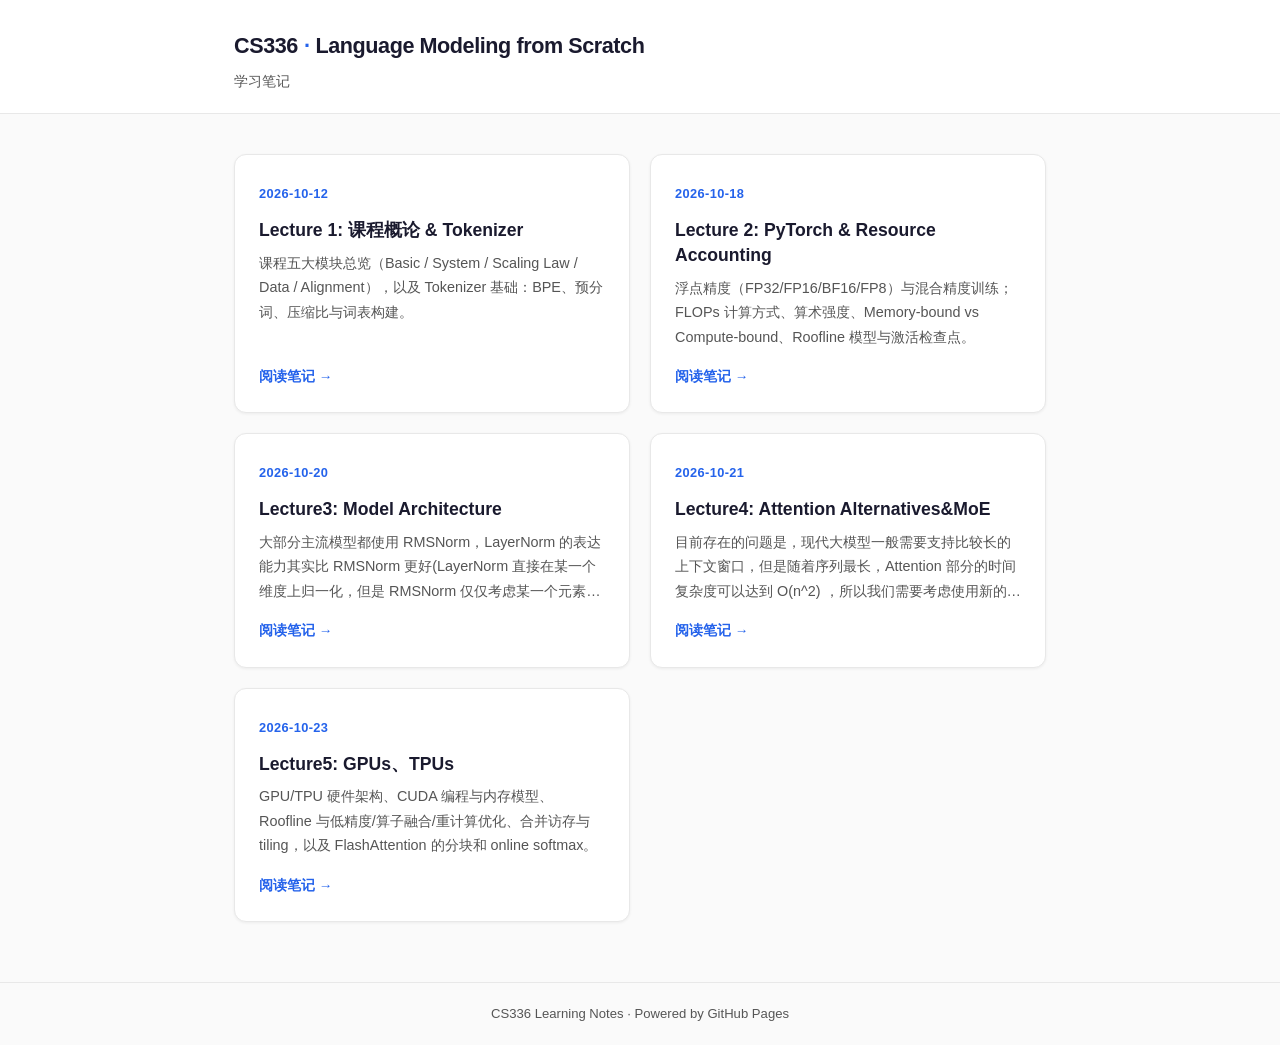
<file: index.html>
<!DOCTYPE html>
<html lang="zh-CN">
<head>
  <meta charset="UTF-8">
  <meta name="viewport" content="width=device-width, initial-scale=1.0">
  <title>CS336 · 学习笔记</title>
  <link rel="stylesheet" href="assets/css/style.css">
</head>
<body>
  <header class="site-header">
    <div class="container">
      <a class="site-title" href="./">CS336<span class="dot">·</span>Language Modeling from Scratch</a>
      <p class="site-subtitle">学习笔记</p>
    </div>
  </header>

  <main class="container">
    <section id="note-grid" class="note-grid" aria-label="笔记列表">
      <noscript>此页面需要 JavaScript 加载笔记列表。</noscript>
    </section>
  </main>

  <footer class="site-footer">
    <div class="container">
      <p>CS336 Learning Notes · Powered by GitHub Pages</p>
    </div>
  </footer>

  <script>
    fetch('notes.json')
      .then(function(res) { return res.json(); })
      .then(function(notes) {
        var grid = document.getElementById('note-grid');
        notes.forEach(function(note) {
          var card = document.createElement('a');
          card.className = 'note-card';
          card.href = 'note.html?p=' + encodeURIComponent(note.slug);
          card.innerHTML =
            '<div class="card-meta">' +
              '<span class="card-date">' + note.date + '</span>' +
            '</div>' +
            '<h2 class="card-title">' + note.title + '</h2>' +
            '<p class="card-desc">' + note.description + '</p>' +
            '<span class="card-link">阅读笔记 →</span>';
          grid.appendChild(card);
        });
      })
      .catch(function(err) {
        document.getElementById('note-grid').innerHTML =
          '<p class="load-error">笔记列表加载失败，请刷新重试。</p>';
        console.error(err);
      });
  </script>
</body>
</html>
</file>
<file: assets/css/style.css>
:root {
  --bg: #fafafa;
  --surface: #ffffff;
  --border: #e8e8e8;
  --text: #1a1a2e;
  --text-secondary: #555;
  --accent: #2563eb;
  --accent-soft: #eff6ff;
  --code-bg: #f6f8fa;
  --blockquote-bg: #fffbeb;
  --blockquote-border: #f59e0b;
  --radius: 12px;
  --shadow: 0 1px 3px rgba(0,0,0,0.06);
  --shadow-hover: 0 4px 16px rgba(0,0,0,0.10);
  --font-sans: -apple-system, BlinkMacSystemFont, "Segoe UI", "Noto Sans SC", "PingFang SC", "Hiragino Sans GB", "Microsoft YaHei", sans-serif;
  --font-mono: "SFMono-Regular", Consolas, "Liberation Mono", Menlo, monospace;
}

* { margin: 0; padding: 0; box-sizing: border-box; }

body {
  font-family: var(--font-sans);
  background: var(--bg);
  color: var(--text);
  line-height: 1.7;
  font-size: 16px;
}

.container {
  max-width: 860px;
  margin: 0 auto;
  padding: 0 24px;
}

/* Header */
.site-header {
  background: var(--surface);
  border-bottom: 1px solid var(--border);
  padding: 28px 0 20px;
}

.site-title {
  font-size: 1.35rem;
  font-weight: 700;
  color: var(--text);
  text-decoration: none;
  letter-spacing: -0.02em;
}

.site-title .dot { color: var(--accent); margin: 0 6px; }

.site-subtitle {
  font-size: 0.9rem;
  color: var(--text-secondary);
  margin-top: 4px;
}

.back-link {
  font-size: 0.95rem;
  color: var(--accent);
  text-decoration: none;
}
.back-link:hover { text-decoration: underline; }

/* Note card grid */
.note-grid {
  display: grid;
  grid-template-columns: repeat(auto-fill, minmax(300px, 1fr));
  gap: 20px;
  padding: 40px 0 60px;
}

.note-card {
  display: flex;
  flex-direction: column;
  background: var(--surface);
  border: 1px solid var(--border);
  border-radius: var(--radius);
  padding: 24px;
  text-decoration: none;
  color: inherit;
  box-shadow: var(--shadow);
  transition: box-shadow 0.2s ease, transform 0.2s ease;
}

.note-card:hover {
  box-shadow: var(--shadow-hover);
  transform: translateY(-2px);
}

.card-meta { margin-bottom: 12px; }
.card-date {
  font-size: 0.8rem;
  color: var(--accent);
  font-weight: 600;
  letter-spacing: 0.03em;
}

.card-title {
  font-size: 1.1rem;
  font-weight: 700;
  margin-bottom: 8px;
  line-height: 1.4;
}

.card-desc {
  font-size: 0.9rem;
  color: var(--text-secondary);
  flex-grow: 1;
  margin-bottom: 16px;
  display: -webkit-box;
  -webkit-line-clamp: 3;
  -webkit-box-orient: vertical;
  overflow: hidden;
}

.card-link {
  font-size: 0.85rem;
  color: var(--accent);
  font-weight: 600;
}

.load-error { color: #b91c1c; padding: 40px 0; }

/* Note page */
.note-page { padding: 40px 0 60px; }

/* Markdown rendering */
.markdown-body {
  background: var(--surface);
  border: 1px solid var(--border);
  border-radius: var(--radius);
  padding: 48px 48px 56px;
  box-shadow: var(--shadow);
}

.markdown-body h1 {
  font-size: 1.7rem;
  font-weight: 800;
  letter-spacing: -0.02em;
  margin: 0 0 28px;
  padding-bottom: 16px;
  border-bottom: 2px solid var(--accent);
}

.markdown-body h2 {
  font-size: 1.3rem;
  font-weight: 700;
  margin: 40px 0 16px;
  padding-left: 12px;
  border-left: 3px solid var(--accent);
}

.markdown-body h3 {
  font-size: 1.1rem;
  font-weight: 700;
  margin: 28px 0 12px;
}

.markdown-body p { margin: 0 0 16px; }

.markdown-body ul, .markdown-body ol {
  padding-left: 24px;
  margin: 0 0 16px;
}
.markdown-body li { margin-bottom: 4px; }
.markdown-body li > ul, .markdown-body li > ol { margin-top: 4px; }

.markdown-body strong { font-weight: 700; }

.markdown-body a { color: var(--accent); }

.markdown-body img {
  max-width: 100%;
  height: auto;
  border-radius: 8px;
  margin: 20px 0;
  border: 1px solid var(--border);
}

.markdown-body code {
  font-family: var(--font-mono);
  font-size: 0.88em;
  background: var(--code-bg);
  padding: 2px 6px;
  border-radius: 4px;
}

.markdown-body pre {
  background: var(--code-bg);
  border: 1px solid var(--border);
  border-radius: 8px;
  padding: 16px;
  overflow-x: auto;
  margin: 0 0 20px;
}
.markdown-body pre code {
  background: none;
  padding: 0;
  font-size: 0.87rem;
  line-height: 1.6;
}

.markdown-body blockquote {
  background: var(--blockquote-bg);
  border-left: 4px solid var(--blockquote-border);
  border-radius: 0 8px 8px 0;
  padding: 16px 20px;
  margin: 20px 0;
}
.markdown-body blockquote p { margin-bottom: 10px; }
.markdown-body blockquote p:last-child { margin-bottom: 0; }
.markdown-body blockquote ol, .markdown-body blockquote ul { margin-bottom: 8px; }

.markdown-body .feishu-grid {
  display: grid;
  gap: 16px;
  align-items: start;
  margin: 20px 0;
}
.markdown-body .feishu-column {
  min-width: 0;
}
.markdown-body .feishu-column > :first-child { margin-top: 0; }
.markdown-body .feishu-column > :last-child { margin-bottom: 0; }
.markdown-body .feishu-column img {
  width: 100%;
  margin: 0;
}

.markdown-body .feishu-callout {
  --feishu-callout-bg: #fff8e1;
  --feishu-callout-border: #dbb100;
  --feishu-callout-text: inherit;
  display: flex;
  gap: 12px;
  align-items: flex-start;
  margin: 20px 0;
  padding: 14px 18px;
  color: var(--feishu-callout-text);
  background: var(--feishu-callout-bg);
  border: 1px solid var(--feishu-callout-border);
  border-radius: 8px;
}
.markdown-body .feishu-callout-icon {
  flex: 0 0 auto;
  font-size: 1.15rem;
  line-height: 1.5;
}
.markdown-body .feishu-callout-body {
  flex: 1;
  min-width: 0;
}
.markdown-body .feishu-callout-body > :first-child { margin-top: 0; }
.markdown-body .feishu-callout-body > :last-child { margin-bottom: 0; }

.markdown-body table {
  width: 100%;
  border-collapse: collapse;
  margin: 0 0 20px;
  font-size: 0.92rem;
}
.markdown-body th, .markdown-body td {
  border: 1px solid var(--border);
  padding: 8px 12px;
  text-align: left;
}
.markdown-body th { background: var(--code-bg); font-weight: 700; }

.markdown-body .katex { font-size: 1.05em; }
.markdown-body .katex-display {
  margin: 20px 0;
  overflow-x: auto;
  overflow-y: hidden;
}

/* Footer */
.site-footer {
  border-top: 1px solid var(--border);
  padding: 20px 0;
  text-align: center;
  font-size: 0.82rem;
  color: var(--text-secondary);
}

/* Responsive */
@media (max-width: 600px) {
  .markdown-body { padding: 28px 20px 36px; }
  .note-grid { grid-template-columns: 1fr; }
}

@media (max-width: 720px) {
  .markdown-body .feishu-grid { grid-template-columns: 1fr !important; }
}
</file>
